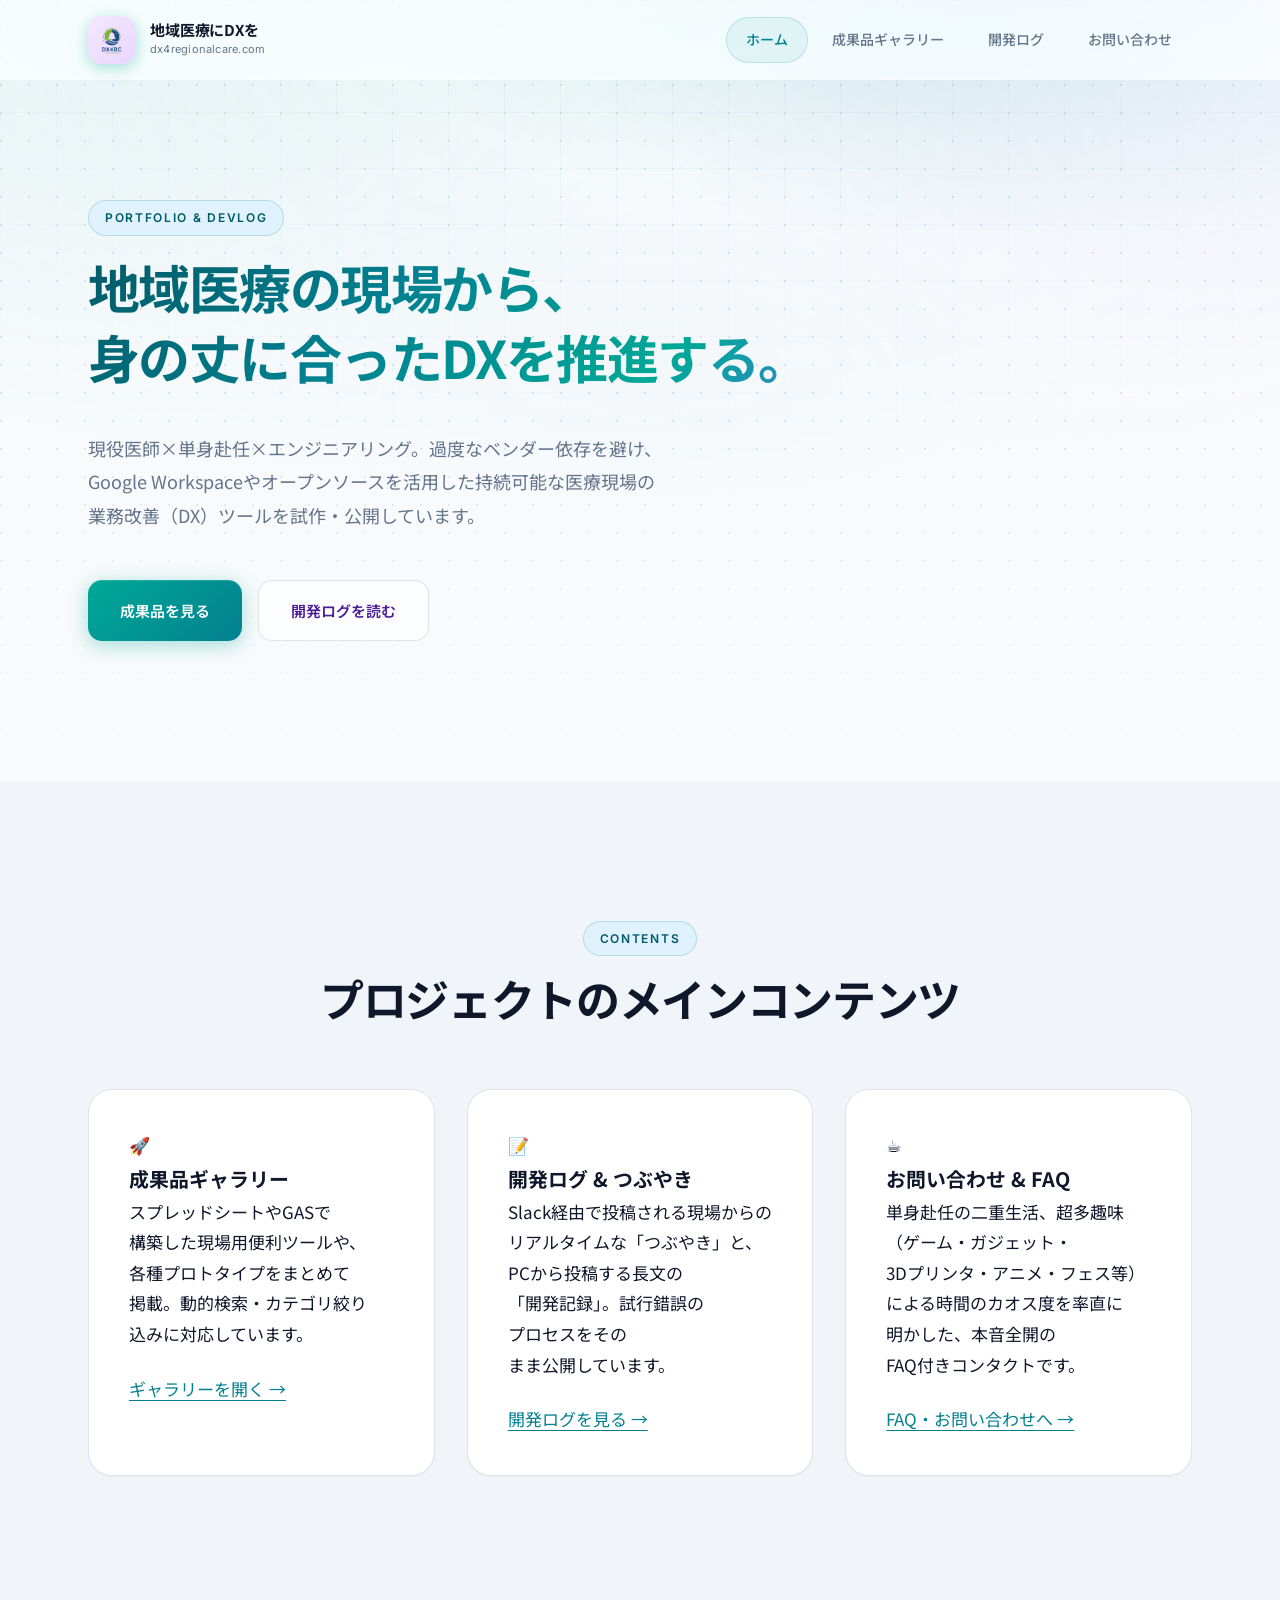
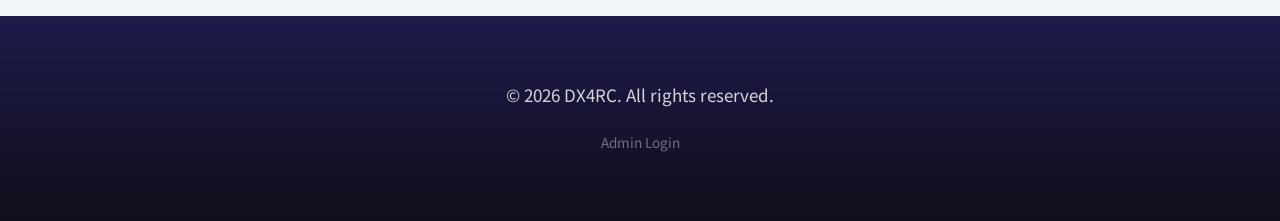
<file: index.html>
<!DOCTYPE html>
<html lang="ja">
<head>
  <!-- Google tag (gtag.js) -->
<script async src="https://www.googletagmanager.com/gtag/js?id=G-EX5CC6JY22"></script>
<script>
  window.dataLayer = window.dataLayer || [];
  function gtag(){dataLayer.push(arguments);}
  gtag('js', new Date());

  gtag('config', 'G-EX5CC6JY22');
</script>
  <meta charset="UTF-8">
  <meta name="viewport" content="width=device-width, initial-scale=1.0">
  <title>DX4RC | 地域医療にDXを</title>
  <link rel="preconnect" href="https://fonts.googleapis.com">
  <link rel="preconnect" href="https://fonts.gstatic.com" crossorigin>
  <link href="https://fonts.googleapis.com/css2?family=Noto+Sans+JP:wght@400;500;600;700&family=Inter:wght@400;500;600&display=swap" rel="stylesheet">
  <link rel="stylesheet" href="style.css">
</head>
<body>

  <!-- ヘッダー -->
  <header class="site-header" id="top">
    <div class="container header-inner">
      <a class="logo" href="index.html">
        <img src="dx4rc_logo.png" alt="DX for Regional Care" class="logo-mark">
        <span class="logo-text">
          <span class="logo-title">地域医療にDXを</span>
          <span class="logo-sub">dx4regionalcare.com</span>
        </span>
      </a>
      <nav class="nav">
        <ul class="nav-list">
          <li><a href="index.html" class="active">ホーム</a></li>
          <li><a href="portfolio.html">成果品ギャラリー</a></li>
          <li><a href="devlog.html">開発ログ</a></li>
          <li><a href="contact.html">お問い合わせ</a></li>
        </ul>
      </nav>
      <button class="nav-toggle" type="button" aria-label="メニューを開く" aria-expanded="false" aria-controls="mobile-nav">
        <span></span><span></span><span></span>
      </button>
    </div>
    <nav class="mobile-nav" id="mobile-nav" aria-label="モバイルナビゲーション" hidden>
      <ul>
        <li><a href="index.html">ホーム</a></li>
        <li><a href="portfolio.html">成果品ギャラリー</a></li>
        <li><a href="devlog.html">開発ログ</a></li>
        <li><a href="contact.html">お問い合わせ</a></li>
      </ul>
    </nav>
  </header>

  <main>
    <!-- メインヒーロー -->
    <section class="hero">
      <div class="container text-center">
        <span class="badge">PORTFOLIO & DEVLOG</span>
        <h1 class="hero-title">地域医療の現場から、<br><span class="hero-title-line">身の丈に合ったDXを推進する。</span></h1>
        <p class="hero-lead">
          現役医師×単身赴任×エンジニアリング。過度なベンダー依存を避け、Google Workspaceやオープンソースを活用した持続可能な医療現場の業務改善（DX）ツールを試作・公開しています。
        </p>
        <div class="hero-actions">
          <a href="portfolio.html" class="btn btn-primary">成果品を見る</a>
          <a href="devlog.html" class="btn btn-outline">開発ログを読む</a>
        </div>
      </div>
    </section>

    <!-- コンテンツ紹介 -->
    <section class="section">
      <div class="container">
        <div class="section-header">
          <span class="section-tag">CONTENTS</span>
          <h2 class="section-title">プロジェクトのメインコンテンツ</h2>
        </div>

        <div class="card-grid three-col">
          <!-- Card 1 -->
          <div class="card card-feature">
            <div class="card-icon">🚀</div>
            <h3>成果品ギャラリー</h3>
            <p>スプレッドシートやGASで構築した現場用便利ツールや、各種プロトタイプをまとめて掲載。動的検索・カテゴリ絞り込みに対応しています。</p>
            <div style="margin-top: 1.5rem;">
              <a href="portfolio.html" class="btn-link">ギャラリーを開く &rarr;</a>
            </div>
          </div>

          <!-- Card 2 -->
          <div class="card card-feature">
            <div class="card-icon">📝</div>
            <h3>開発ログ & つぶやき</h3>
            <p>Slack経由で投稿される現場からのリアルタイムな「つぶやき」と、PCから投稿する長文の「開発記録」。試行錯誤のプロセスをそのまま公開しています。</p>
            <div style="margin-top: 1.5rem;">
              <a href="devlog.html" class="btn-link">開発ログを見る &rarr;</a>
            </div>
          </div>

          <!-- Card 3 -->
          <div class="card card-feature">
            <div class="card-icon">☕</div>
            <h3>お問い合わせ & FAQ</h3>
            <p>単身赴任の二重生活、超多趣味（ゲーム・ガジェット・3Dプリンタ・アニメ・フェス等）による時間のカオス度を率直に明かした、本音全開のFAQ付きコンタクトです。</p>
            <div style="margin-top: 1.5rem;">
              <a href="contact.html" class="btn-link">FAQ・お問い合わせへ &rarr;</a>
            </div>
          </div>
        </div>
      </div>
    </section>
  </main>

  <!-- フッター -->
  <footer class="site-footer">
    <div class="container footer-inner">
      <p>&copy; 2026 DX4RC. All rights reserved.</p>
      <p class="admin-link"><a href="portfolio.html?admin=true">Admin Login</a></p>
    </div>
  </footer>

  <script>
    const toggle = document.querySelector('.nav-toggle');
    const mobileNav = document.getElementById('mobile-nav');
    if (toggle && mobileNav) {
      toggle.addEventListener('click', () => {
        const expanded = toggle.getAttribute('aria-expanded') === 'true';
        toggle.setAttribute('aria-expanded', String(!expanded));
        mobileNav.hidden = expanded;
      });
    }
  </script>
</body>
</html>
</file>
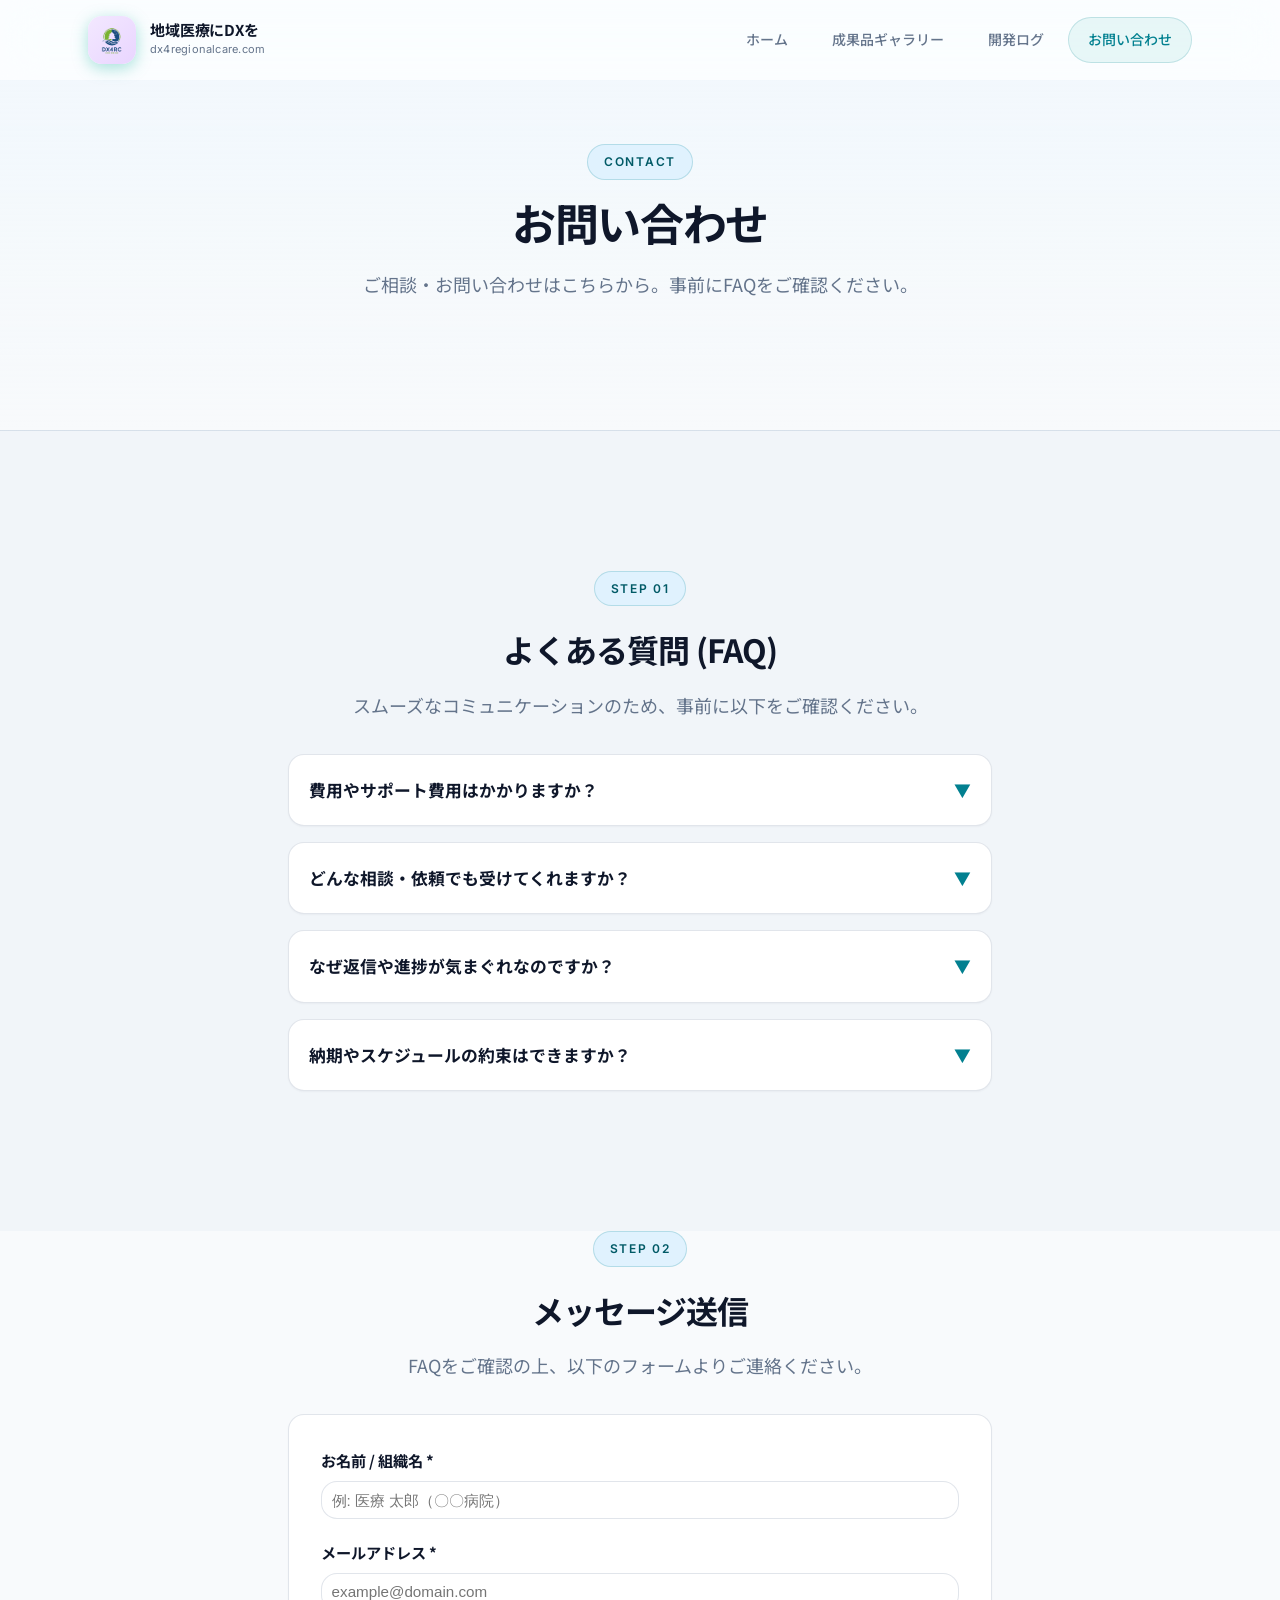
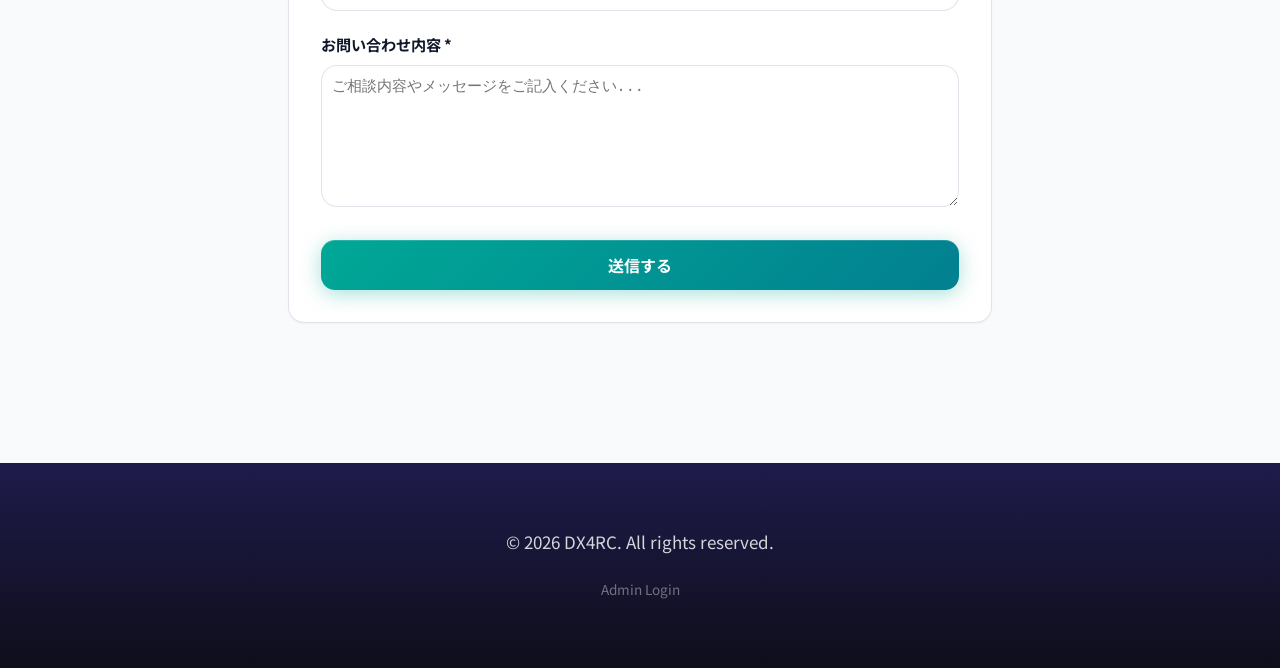
<file: contact.html>
<!DOCTYPE html>
<html lang="ja">
<head>
    <!-- Google tag (gtag.js) -->
<script async src="https://www.googletagmanager.com/gtag/js?id=G-EX5CC6JY22"></script>
<script>
  window.dataLayer = window.dataLayer || [];
  function gtag(){dataLayer.push(arguments);}
  gtag('js', new Date());

  gtag('config', 'G-EX5CC6JY22');
</script>
  <meta charset="UTF-8">
  <meta name="viewport" content="width=device-width, initial-scale=1.0">
  <meta name="description" content="地域医療DXプロジェクトへのお問い合わせ・FAQ">
  <title>お問い合わせ & FAQ | dx4regionalcare.com</title>
  <link rel="preconnect" href="https://fonts.googleapis.com">
  <link rel="preconnect" href="https://fonts.gstatic.com" crossorigin>
  <link href="https://fonts.googleapis.com/css2?family=Noto+Sans+JP:wght@400;500;600;700&family=Inter:wght@400;500;600&display=swap" rel="stylesheet">
  <link rel="stylesheet" href="style.css">
</head>
<body>
  <a class="skip-link" href="#main">本文へスキップ</a>

  <!-- ヘッダー -->
  <header class="site-header" id="top">
    <div class="container header-inner">
      <a class="logo" href="index.html">
        <img src="dx4rc_logo.png" alt="DX for Regional Care" class="logo-mark">
        <span class="logo-text">
          <span class="logo-title">地域医療にDXを</span>
          <span class="logo-sub">dx4regionalcare.com</span>
        </span>
      </a>
      <nav class="nav">
        <ul class="nav-list">
          <li><a href="index.html">ホーム</a></li>
          <li><a href="portfolio.html">成果品ギャラリー</a></li>
          <li><a href="devlog.html">開発ログ</a></li>
          <li><a href="contact.html" class="active">お問い合わせ</a></li>
        </ul>
      </nav>
      <button class="nav-toggle" type="button" aria-label="メニューを開く" aria-expanded="false" aria-controls="mobile-nav">
        <span></span><span></span><span></span>
      </button>
    </div>
    <nav class="mobile-nav" id="mobile-nav" aria-label="モバイルナビゲーション" hidden>
      <ul>
        <li><a href="index.html">ホーム</a></li>
        <li><a href="portfolio.html">成果品ギャラリー</a></li>
        <li><a href="devlog.html">開発ログ</a></li>
        <li><a href="contact.html" class="active">お問い合わせ</a></li>
      </ul>
    </nav>
  </header>

  <main id="main">
    <!-- 下層用ヘッダー -->
    <section class="page-hero">
      <div class="container">
        <div class="section-header">
          <span class="section-tag">CONTACT</span>
          <h2 class="section-title">お問い合わせ</h2>
          <p class="section-desc">ご相談・お問い合わせはこちらから。事前にFAQをご確認ください。</p>
        </div>
      </div>
    </section>

    <!-- STEP 01: FAQ セクション -->
    <section class="section">
      <div class="container" style="max-width: 800px; margin: 0 auto;">
        <div class="section-header" style="margin-bottom: 2rem;">
          <span class="badge">STEP 01</span>
          <h2 class="section-title" style="font-size: 2rem; margin-top: 0.5rem;">よくある質問 (FAQ)</h2>
          <p class="section-desc">スムーズなコミュニケーションのため、事前に以下をご確認ください。</p>
        </div>

        <div class="faq-accordion" style="display: flex; flex-direction: column; gap: 1rem;">
          <details class="card" style="padding: 1.25rem; border-radius: var(--radius); cursor: pointer;">
            <summary style="font-weight: bold; font-size: 1.05rem; outline: none; list-style: none; display: flex; justify-content: space-between; align-items: center;">
              費用やサポート費用はかかりますか？
              <span style="color: var(--color-primary);">&#x25BC;</span>
            </summary>
            <p style="margin-top: 1rem; color: var(--color-text-muted); line-height: 1.7; font-size: 0.95rem;">
              本プロジェクトで試作・公開しているツールやコードは、基本的にオープンソースおよびナレッジ共有として無料公開しています。個別のカスタマイズや導入支援をご希望の場合は別途ご相談ください。
            </p>
          </details>

          <details class="card" style="padding: 1.25rem; border-radius: var(--radius); cursor: pointer;">
            <summary style="font-weight: bold; font-size: 1.05rem; outline: none; list-style: none; display: flex; justify-content: space-between; align-items: center;">
              どんな相談・依頼でも受けてくれますか？
              <span style="color: var(--color-primary);">&#x25BC;</span>
            </summary>
            <p style="margin-top: 1rem; color: var(--color-text-muted); line-height: 1.7; font-size: 0.95rem;">
              現役臨床医としての本業および単身赴任での生活があるため、対応できる時間には限りがあります。「身の丈に合った医療DX」の趣旨に賛同いただける地域医療現場からの業務改善相談を優先しております。
            </p>
          </details>

          <details class="card" style="padding: 1.25rem; border-radius: var(--radius); cursor: pointer;">
            <summary style="font-weight: bold; font-size: 1.05rem; outline: none; list-style: none; display: flex; justify-content: space-between; align-items: center;">
              なぜ返信や進捗が気まぐれなのですか？
              <span style="color: var(--color-primary);">&#x25BC;</span>
            </summary>
            <p style="margin-top: 1rem; color: var(--color-text-muted); line-height: 1.7; font-size: 0.95rem;">
              当方は医師業務・二重生活・エンジニアリングに加え、圧倒的多趣味（ガジェット、3Dプリンタ、ゲーム、アニメ、フェス、料理研究、YouTube・TikTok視聴、飲み歩き等）のカオスなスケジュールの中で開発を行っています。急ぎ案件への即時レスポンスは難しいためご容赦ください。
            </p>
          </details>

          <details class="card" style="padding: 1.25rem; border-radius: var(--radius); cursor: pointer;">
            <summary style="font-weight: bold; font-size: 1.05rem; outline: none; list-style: none; display: flex; justify-content: space-between; align-items: center;">
              納期やスケジュールの約束はできますか？
              <span style="color: var(--color-primary);">&#x25BC;</span>
            </summary>
            <p style="margin-top: 1rem; color: var(--color-text-muted); line-height: 1.7; font-size: 0.95rem;">
              完全な受託開発ベンダーではないため、厳密なスケジュールのコミットは承っておりません。試行錯誤のプロセス自体をプロトタイプとして楽しんでいただける方との連携を想定しています。
            </p>
          </details>
        </div>
      </div>
    </section>

    <!-- STEP 02: お問い合わせフォーム -->
    <section class="section" style="padding-top: 0;">
      <div class="container" style="max-width: 800px; margin: 0 auto;">
        <div class="section-header" style="margin-bottom: 2rem;">
          <span class="badge">STEP 02</span>
          <h2 class="section-title" style="font-size: 2rem; margin-top: 0.5rem;">メッセージ送信</h2>
          <p class="section-desc">FAQをご確認の上、以下のフォームよりご連絡ください。</p>
        </div>

        <div class="card" style="padding: 2rem; border-radius: var(--radius); background: var(--color-surface); border: 1px solid var(--color-border);">
          <form id="contactForm">
            <div style="margin-bottom: 1.25rem;">
              <label for="contactName" style="display:block; font-weight:bold; margin-bottom:0.4rem; font-size:0.95rem;">お名前 / 組織名 *</label>
              <input type="text" id="contactName" required placeholder="例: 医療 太郎（〇〇病院）" style="width:100%; padding:0.6rem; border:1px solid var(--color-border); border-radius:var(--radius); font-size:0.95rem;">
            </div>

            <div style="margin-bottom: 1.25rem;">
              <label for="contactEmail" style="display:block; font-weight:bold; margin-bottom:0.4rem; font-size:0.95rem;">メールアドレス *</label>
              <input type="email" id="contactEmail" required placeholder="example@domain.com" style="width:100%; padding:0.6rem; border:1px solid var(--color-border); border-radius:var(--radius); font-size:0.95rem;">
            </div>

            <div style="margin-bottom: 1.5rem;">
              <label for="contactMessage" style="display:block; font-weight:bold; margin-bottom:0.4rem; font-size:0.95rem;">お問い合わせ内容 *</label>
              <textarea id="contactMessage" rows="5" required placeholder="ご相談内容やメッセージをご記入ください..." style="width:100%; padding:0.6rem; border:1px solid var(--color-border); border-radius:var(--radius); font-size:0.95rem; line-height:1.6;"></textarea>
            </div>

            <button type="submit" id="contactSubmitBtn" class="btn btn-primary" style="width:100%; padding:0.8rem; font-weight:bold; font-size:1rem; cursor:pointer;">送信する</button>
          </form>
        </div>
      </div>
    </section>
  </main>

  <!-- フッター -->
  <footer class="site-footer">
    <div class="container footer-inner">
      <p>&copy; 2026 DX4RC. All rights reserved.</p>
      <p class="admin-link"><a href="portfolio.html?admin=true">Admin Login</a></p>
    </div>
  </footer>

  <script>
    // モバイル用ナビゲーション開閉制御
    const toggle = document.querySelector('.nav-toggle');
    const mobileNav = document.getElementById('mobile-nav');
    if (toggle && mobileNav) {
      toggle.addEventListener('click', () => {
        const expanded = toggle.getAttribute('aria-expanded') === 'true';
        toggle.setAttribute('aria-expanded', String(!expanded));
        mobileNav.hidden = expanded;
      });
    }

    // お問い合わせフォーム送信制御 (GAS連携)
    const GAS_WEBHOOK_URL = 'https://script.google.com/macros/s/AKfycbzqJ725NV-30PS6kh05E_x1MX85nf5nWrvau0JYhSUEFUWHdXXI53ODHN74RmGZWXsr/exec';
    const form = document.getElementById('contactForm');
    
    if (form) {
      form.addEventListener('submit', async (e) => {
        e.preventDefault();
        const btn = document.getElementById('contactSubmitBtn');
        btn.disabled = true;
        btn.innerText = '送信中...';

        const payload = {
          action: 'contact',
          name: document.getElementById('contactName').value.trim(),
          email: document.getElementById('contactEmail').value.trim(),
          message: document.getElementById('contactMessage').value.trim()
        };

        try {
          await fetch(GAS_WEBHOOK_URL, {
            method: 'POST',
            mode: 'no-cors',
            headers: { 'Content-Type': 'application/json' },
            body: JSON.stringify(payload)
          });

          alert('お問い合わせを受け付けました。ご連絡ありがとうございます！');
          form.reset();
        } catch (err) {
          alert('送信に失敗しました。時間をおいて再度お試しください。');
        } finally {
          btn.disabled = false;
          btn.innerText = '送信する';
        }
      });
    }
  </script>
</body>
</html>
</file>
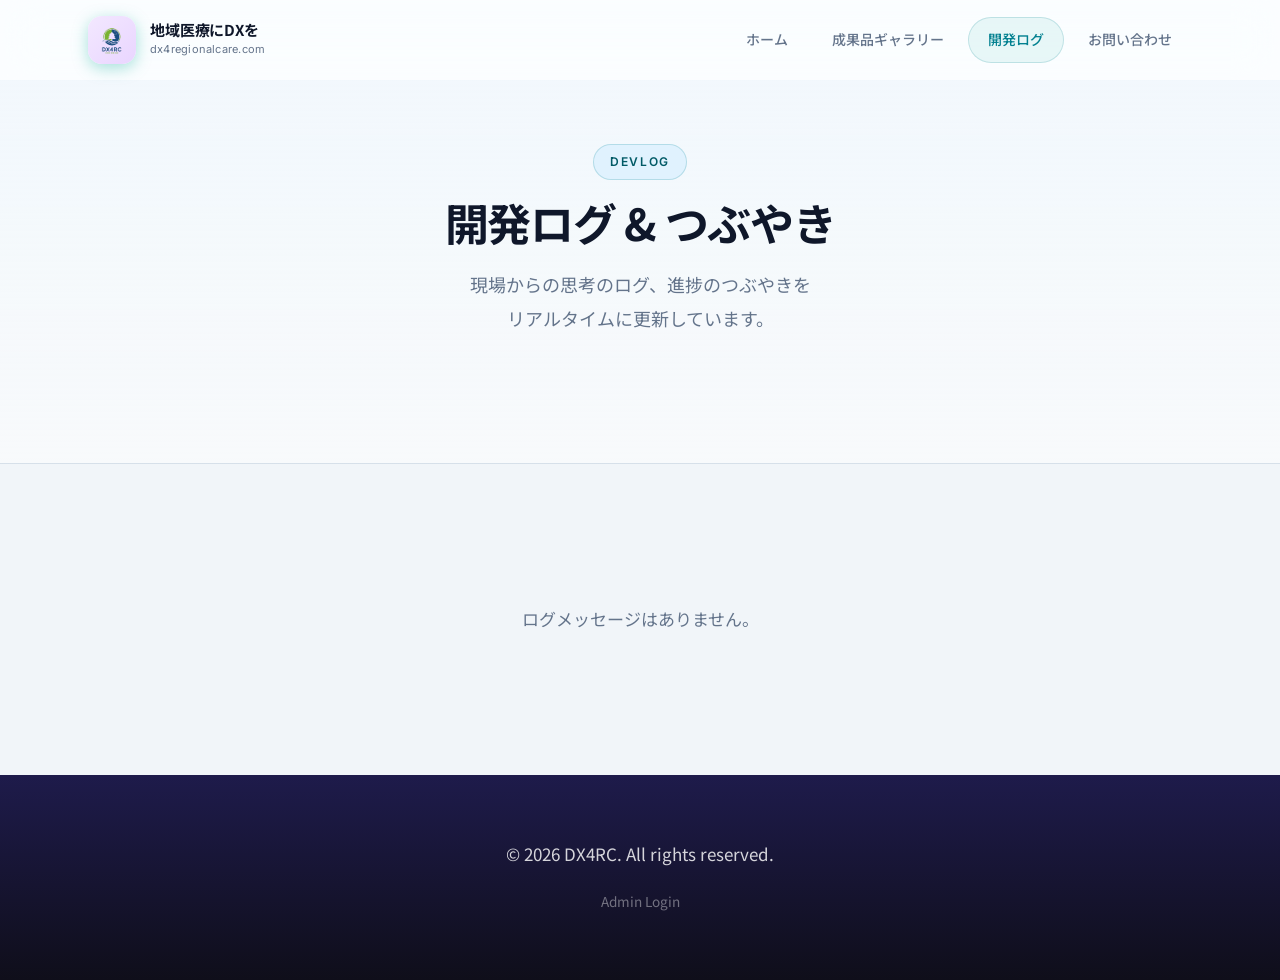
<file: devlog.html>
<!DOCTYPE html>
<html lang="ja">
<head>
  <!-- Google tag (gtag.js) -->
<script async src="https://www.googletagmanager.com/gtag/js?id=G-EX5CC6JY22"></script>
<script>
  window.dataLayer = window.dataLayer || [];
  function gtag(){dataLayer.push(arguments);}
  gtag('js', new Date());

  gtag('config', 'G-EX5CC6JY22');
</script>
  <meta charset="UTF-8">
  <meta name="viewport" content="width=device-width, initial-scale=1.0">
  <meta name="description" content="地域医療DXプロジェクトの開発ログと日々の思考ログ">
  <title>開発ログ & つぶやき | dx4regionalcare.com</title>
  <link rel="preconnect" href="https://fonts.googleapis.com">
  <link rel="preconnect" href="https://fonts.gstatic.com" crossorigin>
  <link href="https://fonts.googleapis.com/css2?family=Noto+Sans+JP:wght@400;500;600;700&family=Inter:wght@400;500;600&display=swap" rel="stylesheet">
  <link rel="stylesheet" href="style.css">
  <script src="devlog.js" defer></script>
</head>
<body>
  <a class="skip-link" href="#main">本文へスキップ</a>

  <header class="site-header" id="top">
    <div class="container header-inner">
      <a class="logo" href="index.html">
        <img src="dx4rc_logo.png" alt="DX for Regional Care" class="logo-mark">
        <span class="logo-text">
          <span class="logo-title">地域医療にDXを</span>
          <span class="logo-sub">dx4regionalcare.com</span>
        </span>
      </a>
      <nav class="nav">
        <ul class="nav-list">
          <li><a href="index.html">ホーム</a></li>
          <li><a href="portfolio.html">成果品ギャラリー</a></li>
          <li><a href="devlog.html" class="active">開発ログ</a></li>
          <li><a href="contact.html">お問い合わせ</a></li>
        </ul>
      </nav>
      <button class="nav-toggle" type="button" aria-label="メニューを開く" aria-expanded="false" aria-controls="mobile-nav">
        <span></span><span></span><span></span>
      </button>
    </div>
    <nav class="mobile-nav" id="mobile-nav" aria-label="モバイルナビゲーション" hidden>
      <ul>
        <li><a href="index.html">ホーム</a></li>
        <li><a href="portfolio.html">成果品ギャラリー</a></li>
        <li><a href="devlog.html">開発ログ</a></li>
        <li><a href="contact.html">お問い合わせ</a></li>
      </ul>
    </nav>
  </header>

  <main id="main">
    <section class="page-hero">
      <div class="container">
        <div class="section-header">
          <span class="section-tag">DevLog</span>
          <h2 class="section-title">開発ログ & つぶやき</h2>
          <p class="section-desc">現場からの思考のログ、進捗のつぶやきをリアルタイムに更新しています。</p>
        </div>
      </div>
    </section>

    <section class="section">
      <div class="container">
        <!-- 管理者モード（?admin=true）投稿フォーム -->
        <section id="devlogAdminForm" style="display: none; margin-bottom: 2.5rem;">
          <div class="card" style="padding: 2rem; border: 2px dashed var(--color-primary);">
            <h3 style="margin-top:0; margin-bottom: 1rem;">📝 開発ログの新規投稿 (管理者用)</h3>
            <form id="devlogPostForm">
              <div style="display: flex; gap: 1rem; margin-bottom: 1rem; flex-wrap: wrap;">
                <div style="flex: 2; min-width: 200px;">
                  <label style="display:block; font-weight:bold; margin-bottom:0.3rem; font-size:0.9rem;">タイトル（長文ログ時）</label>
                  <input type="text" id="dlTitle" class="form-control" placeholder="例: スプレッドシート連携の非同期処理について" style="width:100%; padding:0.5rem;">
                </div>
                <div style="flex: 1; min-width: 150px;">
                  <label style="display:block; font-weight:bold; margin-bottom:0.3rem; font-size:0.9rem;">投稿種別</label>
                  <select id="dlType" class="form-control" style="width:100%; padding:0.5rem;">
                    <option value="macro">📝 開発記録 (長文)</option>
                    <option value="micro">💬 つぶやき (短文)</option>
                  </select>
                </div>
              </div>

              <div style="margin-bottom: 1.5rem;">
                <label style="display:block; font-weight:bold; margin-bottom:0.3rem; font-size:0.9rem;">本文 *</label>
                <textarea id="dlContent" class="form-control" rows="4" required placeholder="思考ログや進捗状況を入力..." style="width:100%; padding:0.5rem;"></textarea>
              </div>

              <button type="submit" id="devlogSubmitBtn" class="btn btn-primary" style="width: 100%;">投稿する</button>
            </form>
          </div>
        </section>

        <!-- 動的ログ描画エリア -->
        <div id="devlogGrid" style="max-width: 800px; margin: 0 auto;">
          <p style="text-align: center; color: var(--color-text-muted);">ログデータを読み込み中...</p>
        </div>
      </div>
    </section>
  </main>

  <footer class="site-footer">
    <div class="container footer-inner">
      <p>&copy; 2026 DX4RC. All rights reserved.</p>
      <p class="admin-link"><a href="devlog.html?admin=true">Admin Login</a></p>
    </div>
  </footer>
</body>
</html>
</file>
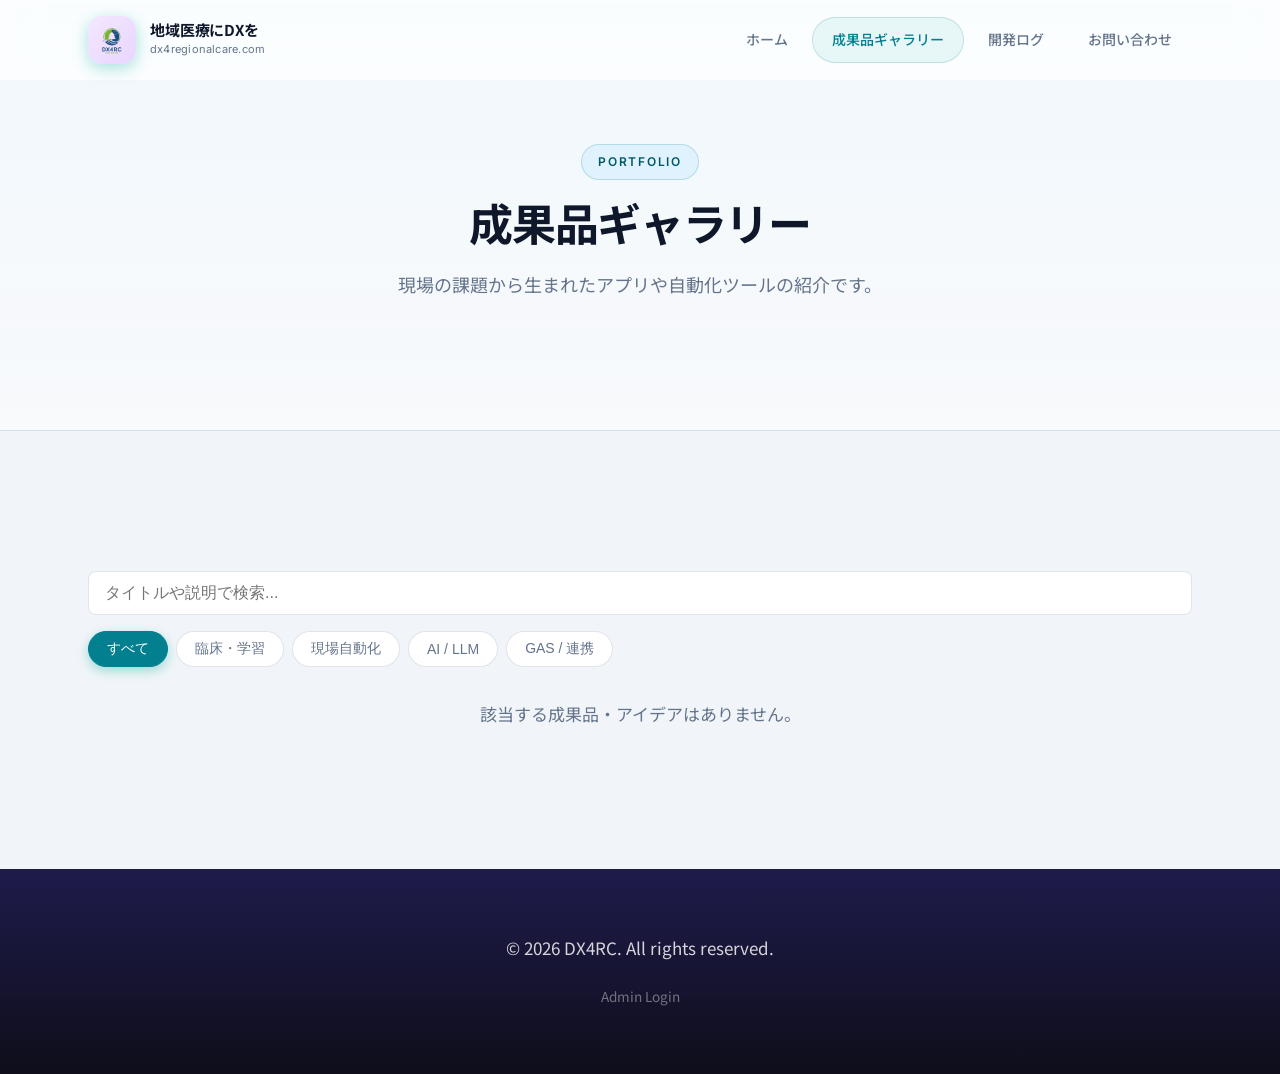
<file: portfolio.html>
<!DOCTYPE html>
<html lang="ja">
<head>
  <!-- Google tag (gtag.js) -->
<script async src="https://www.googletagmanager.com/gtag/js?id=G-EX5CC6JY22"></script>
<script>
  window.dataLayer = window.dataLayer || [];
  function gtag(){dataLayer.push(arguments);}
  gtag('js', new Date());

  gtag('config', 'G-EX5CC6JY22');
</script>
  <meta charset="UTF-8">
  <meta name="viewport" content="width=device-width, initial-scale=1.0">
  <meta name="description" content="地域医療DXプロジェクトの成果品・開発ギャラリー">
  <title>成果品ギャラリー | dx4regionalcare.com</title>
  <link rel="preconnect" href="https://fonts.googleapis.com">
  <link rel="preconnect" href="https://fonts.gstatic.com" crossorigin>
  <link href="https://fonts.googleapis.com/css2?family=Noto+Sans+JP:wght@400;500;600;700&family=Inter:wght@400;500;600&display=swap" rel="stylesheet">
  <link rel="stylesheet" href="style.css">
  <script src="portfolio.js" defer></script>
</head>
<body>
  <a class="skip-link" href="#main">本文へスキップ</a>

  <header class="site-header" id="top">
    <div class="container header-inner">
      <a class="logo" href="index.html">
        <img src="dx4rc_logo.png" alt="DX for Regional Care" class="logo-mark">
        <span class="logo-text">
          <span class="logo-title">地域医療にDXを</span>
          <span class="logo-sub">dx4regionalcare.com</span>
        </span>
      </a>
      <nav class="nav">
        <ul class="nav-list">
          <li><a href="index.html">ホーム</a></li>
          <li><a href="portfolio.html" class="active">成果品ギャラリー</a></li>
          <li><a href="devlog.html">開発ログ</a></li>
          <li><a href="contact.html">お問い合わせ</a></li>
        </ul>
      </nav>
      <button class="nav-toggle" type="button" aria-label="メニューを開く" aria-expanded="false" aria-controls="mobile-nav">
        <span></span><span></span><span></span>
      </button>
    </div>
    <nav class="mobile-nav" id="mobile-nav" aria-label="モバイルナビゲーション" hidden>
      <ul>
        <li><a href="index.html">ホーム</a></li>
        <li><a href="portfolio.html">成果品ギャラリー</a></li>
        <li><a href="devlog.html">開発ログ</a></li>
        <li><a href="contact.html">お問い合わせ</a></li>
      </ul>
    </nav>
  </header>

  <main id="main">
    <!-- 下層用ヘッダー -->
    <section class="page-hero">
      <div class="container">
        <div class="section-header">
          <span class="section-tag">Portfolio</span>
          <h2 class="section-title">成果品ギャラリー</h2>
          <p class="section-desc">現場の課題から生まれたアプリや自動化ツールの紹介です。</p>
        </div>
      </div>
    </section>

    <section class="section">
      <div class="container">
        <!-- 管理者モード（?admin=true）投稿フォーム -->
        <section id="portfolioAdminForm" style="display: none; margin-bottom: 2.5rem;">
          <div class="card" style="padding: 2rem; border: 2px dashed var(--color-primary);">
            <h3 style="margin-top:0; margin-bottom: 1rem;">💡 成果品・アイデアの新規投稿 (管理者用)</h3>
            <form id="portfolioPostForm">
              <div style="display: flex; gap: 1rem; margin-bottom: 1rem; flex-wrap: wrap;">
                <div style="flex: 1; min-width: 150px;">
                  <label style="display:block; font-weight:bold; margin-bottom:0.3rem; font-size:0.9rem;">ID (英数ハイフン)</label>
                  <input type="text" id="pfId" class="form-control" placeholder="例: my-app" style="width:100%; padding:0.5rem;">
                </div>
                <div style="flex: 2; min-width: 200px;">
                  <label style="display:block; font-weight:bold; margin-bottom:0.3rem; font-size:0.9rem;">タイトル *</label>
                  <input type="text" id="pfTitle" class="form-control" required placeholder="例: 診療所向け患者予約管理GAS" style="width:100%; padding:0.5rem;">
                </div>
              </div>

              <div style="display: flex; gap: 1rem; margin-bottom: 1rem; flex-wrap: wrap;">
                <div style="flex: 1; min-width: 150px;">
                  <label style="display:block; font-weight:bold; margin-bottom:0.3rem; font-size:0.9rem;">カテゴリ</label>
                  <input type="text" id="pfCategory" class="form-control" placeholder="例: 現場自動化" style="width:100%; padding:0.5rem;">
                </div>
                <div style="flex: 1; min-width: 120px;">
                  <label style="display:block; font-weight:bold; margin-bottom:0.3rem; font-size:0.9rem;">ステータス</label>
                  <select id="pfStatus" class="form-control" style="width:100%; padding:0.5rem;">
                    <option value="live">LIVE (運用・公開中)</option>
                    <option value="wip">WIP (試作・開発中)</option>
                  </select>
                </div>
              </div>

              <div style="margin-bottom: 1rem;">
                <label style="display:block; font-weight:bold; margin-bottom:0.5rem; font-size:0.9rem;">タグ (複数選択可)</label>
                <div style="display: flex; flex-wrap: wrap; gap: 0.75rem 1.25rem; padding: 0.75rem 1rem; border: 1px solid var(--color-border); border-radius: 6px; background: var(--color-bg);">
                  <label style="font-size:0.88rem; cursor:pointer;"><input type="checkbox" name="pfTag" value="clinical"> clinical (臨床・学習)</label>
                  <label style="font-size:0.88rem; cursor:pointer;"><input type="checkbox" name="pfTag" value="automation"> automation (現場自動化)</label>
                  <label style="font-size:0.88rem; cursor:pointer;"><input type="checkbox" name="pfTag" value="ai"> ai (AI / LLM)</label>
                  <label style="font-size:0.88rem; cursor:pointer;"><input type="checkbox" name="pfTag" value="gas"> gas (GAS / 連携)</label>
                  <label style="font-size:0.88rem; cursor:pointer;"><input type="checkbox" name="pfTag" value="sheets"> sheets</label>
                  <label style="font-size:0.88rem; cursor:pointer;"><input type="checkbox" name="pfTag" value="slack"> slack</label>
                </div>
              </div>

              <div style="margin-bottom: 1rem;">
                <label style="display:block; font-weight:bold; margin-bottom:0.3rem; font-size:0.9rem;">概要・解決する課題</label>
                <textarea id="pfDescription" class="form-control" rows="3" placeholder="課題や開発背景" style="width:100%; padding:0.5rem;"></textarea>
              </div>

              <div style="margin-bottom: 1rem;">
                <label style="display:block; font-weight:bold; margin-bottom:0.3rem; font-size:0.9rem;">自作する際のアドバイス・コツ</label>
                <textarea id="pfAdvice" class="form-control" rows="3" placeholder="実装上の注意点や工夫など" style="width:100%; padding:0.5rem;"></textarea>
              </div>

              <div style="margin-bottom: 1.5rem;">
                <label style="display:block; font-weight:bold; margin-bottom:0.3rem; font-size:0.9rem;">スクリーンショット画像</label>
                <input type="file" id="pfImageFile" accept="image/*" class="form-control" style="width:100%;">
              </div>

              <button type="submit" id="pfSubmitBtn" class="btn btn-primary" style="width: 100%;">アイデアを公開する</button>
            </form>
          </div>
        </section>

        <!-- コントロール（検索・フィルター） -->
        <div class="controls-group" style="margin-bottom: 2rem; display: flex; flex-direction: column; gap: 1rem;">
          <input type="text" id="searchInput" placeholder="タイトルや説明で検索..." class="search-box" style="padding: 0.75rem 1rem; border: 1px solid var(--color-border); border-radius: 8px; font-size: 1rem;">
          <div class="filter-group" id="filterGroup" style="display: flex; flex-wrap: wrap; gap: 0.5rem;">
            <button class="btn-filter active" data-filter="all">すべて</button>
            <button class="btn-filter" data-filter="clinical">臨床・学習</button>
            <button class="btn-filter" data-filter="automation">現場自動化</button>
            <button class="btn-filter" data-filter="ai">AI / LLM</button>
            <button class="btn-filter" data-filter="gas">GAS / 連携</button>
          </div>
        </div>

        <!-- 動的カード描画エリア -->
        <div class="card-grid two-col" id="portfolioGrid">
          <p style="grid-column: 1 / -1; text-align: center; color: var(--color-text-muted);">データを読み込み中...</p>
        </div>
      </div>
    </section>
  </main>

  <footer class="site-footer">
    <div class="container footer-inner">
      <p>&copy; 2026 DX4RC. All rights reserved.</p>
      <p class="admin-link"><a href="portfolio.html?admin=true">Admin Login</a></p>
    </div>
  </footer>
</body>
</html>
</file>
<file: style.css>
/* ========================================
   地域医療にDXを — dx4regionalcare.com
   Design System: Medical Tech · Premium
   ======================================== */

:root {
  /* Medical trust — emerald / mint */
  --color-primary: #028090;
  --color-primary-dark: #015a66;
  --color-primary-light: #00a896;
  --color-primary-glow: rgba(0, 168, 150, 0.35);

  /* DX · cyber accent */
  --color-accent: #6366f1;
  --color-accent-deep: #4c1d95;
  --color-accent-navy: #1e1b4b;
  --color-accent-soft: rgba(99, 102, 241, 0.08);
  --color-accent-glow: rgba(99, 102, 241, 0.25);

  /* Surfaces */
  --color-surface: #ffffff;
  --color-bg: #f8fafc;
  --color-bg-alt: #f1f5f9;
  --color-bg-elevated: rgba(255, 255, 255, 0.72);

  /* Text */
  --color-text: #0f172a;
  --color-text-muted: #64748b;
  --color-border: rgba(148, 163, 184, 0.28);
  --color-border-strong: rgba(2, 128, 144, 0.18);

  /* Semantic */
  --color-warning-bg: rgba(251, 191, 36, 0.1);
  --color-warning-border: #f59e0b;
  --color-success-bg: rgba(0, 168, 150, 0.08);
  --color-success-border: #00a896;

  /* Typography */
  --font-sans: "Noto Sans JP", "Inter", system-ui, sans-serif;
  --font-mono: "Inter", ui-monospace, "SF Mono", monospace;

  /* Elevation */
  --shadow-sm: 0 1px 2px rgba(15, 23, 42, 0.04);
  --shadow-md: 0 8px 30px rgba(2, 128, 144, 0.1), 0 2px 8px rgba(15, 23, 42, 0.04);
  --shadow-lg: 0 20px 60px rgba(2, 128, 144, 0.14), 0 8px 24px rgba(99, 102, 241, 0.08);
  --shadow-card-hover: 0 32px 64px rgba(2, 128, 144, 0.16), 0 12px 32px rgba(99, 102, 241, 0.12);

  /* Layout */
  --radius: 16px;
  --radius-lg: 24px;
  --radius-xl: 32px;
  --header-h: 80px;
  --max-width: 1200px;
  --section-y: clamp(96px, 12vw, 140px);
  --transition: 0.4s cubic-bezier(0.22, 1, 0.36, 1);
  --transition-fast: 0.2s cubic-bezier(0.22, 1, 0.36, 1);
}

/* ---- Reset & Base ---- */

*,
*::before,
*::after {
  box-sizing: border-box;
  margin: 0;
  padding: 0;
}

html {
  scroll-behavior: smooth;
  scroll-padding-top: calc(var(--header-h) + 24px);
}

body {
  font-family: var(--font-sans);
  font-size: 17px;
  line-height: 1.8;
  color: var(--color-text);
  background: var(--color-bg);
  -webkit-font-smoothing: antialiased;
  -moz-osx-font-smoothing: grayscale;
  line-break: strict;
  word-break: normal;
  overflow-wrap: break-word;
  text-wrap: pretty;
  hanging-punctuation: allow-end;
}

p,
li,
blockquote,
.project-status,
.join-disclaimer,
.tools-note,
.section-desc,
.hero-lead {
  text-wrap: pretty;
}

h1,
h2,
h3,
.hero-title,
.section-title,
.project-title,
.devlog-title,
.tool-name {
  word-break: keep-all;
  overflow-wrap: normal;
  line-break: strict;
}

.no-break {
  white-space: nowrap;
}

.hero-title {
  text-wrap: wrap;
}

.hero-title-line {
  display: block;
}

.hero-title-line .no-break {
  display: inline-block;
}

img {
  max-width: 100%;
  display: block;
}

a {
  color: var(--color-primary);
  text-decoration-thickness: 1px;
  text-underline-offset: 4px;
  transition: color var(--transition-fast);
}

a:hover {
  color: var(--color-primary-light);
}

.container {
  width: 100%;
  max-width: var(--max-width);
  margin-inline: auto;
  padding-inline: clamp(24px, 5vw, 48px);
}

.skip-link {
  position: absolute;
  top: -100%;
  left: 16px;
  z-index: 1000;
  padding: 10px 20px;
  background: linear-gradient(135deg, var(--color-primary), var(--color-accent));
  color: #fff;
  border-radius: 0 0 12px 12px;
  text-decoration: none;
  font-weight: 600;
}

.skip-link:focus {
  top: 0;
}

/* ---- Header ---- */

.site-header {
  position: fixed;
  top: 0;
  left: 0;
  right: 0;
  z-index: 100;
  height: var(--header-h);
  background: var(--color-bg-elevated);
  backdrop-filter: blur(20px) saturate(180%);
  -webkit-backdrop-filter: blur(20px) saturate(180%);
  border-bottom: 1px solid transparent;
  transition:
    border-color var(--transition),
    box-shadow var(--transition),
    background var(--transition);
}

.site-header.scrolled {
  background: rgba(248, 250, 252, 0.92);
  border-bottom-color: var(--color-border);
  box-shadow: 0 4px 24px rgba(15, 23, 42, 0.06);
}

.header-inner {
  display: flex;
  align-items: center;
  justify-content: space-between;
  height: var(--header-h);
}

.logo {
  display: flex;
  align-items: center;
  gap: 14px;
  text-decoration: none;
  color: inherit;
}

.logo-mark {
  display: flex;
  align-items: center;
  justify-content: center;
  width: 48px;
  height: 48px;
  background: linear-gradient(135deg, #f3e8ff 0%, #e9d5ff 100%);
  color: #fff;
  font-family: var(--font-mono);
  font-weight: 700;
  font-size: 14px;
  letter-spacing: -0.5px;
  border-radius: 14px;
  box-shadow: 0 4px 16px var(--color-primary-glow);
}

.logo-mark-sm {
  width: 40px;
  height: 40px;
  font-size: 12px;
  border-radius: 12px;
}

.logo-text {
  display: flex;
  flex-direction: column;
}

.logo-title {
  font-weight: 700;
  font-size: 15px;
  line-height: 1.3;
  letter-spacing: -0.01em;
}

.logo-sub {
  font-size: 11px;
  color: var(--color-text-muted);
  font-family: var(--font-mono);
  letter-spacing: 0.02em;
}

.nav-list {
  display: flex;
  gap: 4px;
  list-style: none;
}

.nav-list a {
  display: block;
  padding: 10px 20px;
  font-size: 14px;
  font-weight: 500;
  color: var(--color-text-muted);
  text-decoration: none;
  border-radius: 100px;
  transition:
    background var(--transition-fast),
    color var(--transition-fast),
    box-shadow var(--transition-fast);
}

.nav-list a:hover,
.nav-list a.active {
  background: rgba(0, 168, 150, 0.08);
  color: var(--color-primary);
  box-shadow: inset 0 0 0 1px var(--color-border-strong);
}

.nav-toggle {
  display: none;
  flex-direction: column;
  gap: 6px;
  padding: 10px;
  background: none;
  border: none;
  cursor: pointer;
  border-radius: 10px;
  transition: background var(--transition-fast);
}

.nav-toggle:hover {
  background: rgba(0, 168, 150, 0.06);
}

.nav-toggle span {
  display: block;
  width: 24px;
  height: 2px;
  background: var(--color-text);
  border-radius: 2px;
  transition: transform var(--transition);
}

.mobile-nav {
  position: absolute;
  top: var(--header-h);
  left: 0;
  right: 0;
  background: rgba(248, 250, 252, 0.96);
  backdrop-filter: blur(20px);
  -webkit-backdrop-filter: blur(20px);
  border-bottom: 1px solid var(--color-border);
  box-shadow: var(--shadow-md);
  padding: 20px clamp(24px, 5vw, 48px) 28px;
}

.mobile-nav ul {
  list-style: none;
}

.mobile-nav a {
  display: block;
  padding: 16px 0;
  font-weight: 500;
  font-size: 16px;
  color: var(--color-text);
  text-decoration: none;
  border-bottom: 1px solid var(--color-border);
  transition: color var(--transition-fast);
}

.mobile-nav a:hover {
  color: var(--color-primary-light);
}

.mobile-nav li:last-child a {
  border-bottom: none;
}

/* ---- Hero ---- */

.hero {
  position: relative;
  isolation: isolate;
  overflow: hidden;
  padding-top: calc(var(--header-h) + clamp(64px, 10vw, 120px));
  padding-bottom: clamp(80px, 12vw, 140px);
  background: var(--color-bg);
}

.hero::before {
  content: "";
  position: absolute;
  inset: 0;
  z-index: -2;
  background-image: radial-gradient(circle at 1px 1px, rgba(2, 128, 144, 0.14) 1px, transparent 0);
  background-size: 28px 28px;
  mask-image: linear-gradient(to bottom, black 0%, black 55%, transparent 100%);
  -webkit-mask-image: linear-gradient(to bottom, black 0%, black 55%, transparent 100%);
}

.hero::after {
  content: "";
  position: absolute;
  inset: 0;
  z-index: -1;
  background:
    linear-gradient(90deg, rgba(99, 102, 241, 0.04) 1px, transparent 1px),
    linear-gradient(rgba(99, 102, 241, 0.04) 1px, transparent 1px),
    linear-gradient(135deg, rgba(0, 168, 150, 0.12) 0%, transparent 42%),
    linear-gradient(225deg, rgba(99, 102, 241, 0.1) 0%, transparent 38%),
    radial-gradient(ellipse 90% 70% at 80% -10%, rgba(0, 168, 150, 0.18), transparent 60%),
    radial-gradient(ellipse 70% 60% at -5% 90%, rgba(99, 102, 241, 0.12), transparent 55%),
    radial-gradient(ellipse 50% 40% at 50% 50%, rgba(2, 128, 144, 0.05), transparent 70%);
  background-size: 56px 56px, 56px 56px, 100% 100%, 100% 100%, 100% 100%, 100% 100%, 100% 100%;
  mask-image: radial-gradient(ellipse 100% 80% at 50% 0%, black 20%, transparent 85%);
  -webkit-mask-image: radial-gradient(ellipse 100% 80% at 50% 0%, black 20%, transparent 85%);
  pointer-events: none;
}

.hero-grid {
  display: grid;
  grid-template-columns: 1fr minmax(300px, 380px);
  gap: clamp(48px, 8vw, 80px);
  align-items: center;
}

.hero-badge {
  display: inline-flex;
  align-items: center;
  gap: 8px;
  padding: 8px 18px;
  margin-bottom: clamp(24px, 4vw, 36px);
  font-size: 13px;
  font-weight: 600;
  letter-spacing: 0.02em;
  color: var(--color-primary);
  background: linear-gradient(135deg, rgba(0, 168, 150, 0.1), rgba(99, 102, 241, 0.08));
  border: 1px solid var(--color-border-strong);
  border-radius: 100px;
  box-shadow: 0 2px 12px rgba(0, 168, 150, 0.08);
}

.hero-badge::before {
  content: "";
  width: 7px;
  height: 7px;
  border-radius: 50%;
  background: var(--color-primary-light);
  box-shadow: 0 0 10px var(--color-primary-glow);
  animation: pulse-dot 2.4s ease-in-out infinite;
}

.hero-title {
  font-size: clamp(2rem, 5vw, 3.25rem);
  font-weight: 700;
  line-height: 1.35;
  letter-spacing: -0.03em;
  margin-bottom: clamp(28px, 4vw, 40px);
  background: linear-gradient(
    135deg,
    var(--color-primary-dark) 0%,
    var(--color-primary) 28%,
    var(--color-primary-light) 55%,
    var(--color-accent) 85%,
    var(--color-accent-deep) 100%
  );
  -webkit-background-clip: text;
  background-clip: text;
  -webkit-text-fill-color: transparent;
  color: transparent;
}

@supports (word-break: auto-phrase) {
  body,
  p,
  li,
  .hero-lead,
  .section-desc,
  .card-feature p,
  .tool-card p,
  .project-body p {
    word-break: auto-phrase;
  }
}

.hero-lead {
  font-size: clamp(16px, 2vw, 18px);
  color: var(--color-text-muted);
  margin-bottom: clamp(36px, 5vw, 48px);
  max-width: 580px;
  line-height: 1.85;
}

.hero-actions {
  display: flex;
  flex-wrap: wrap;
  gap: 16px;
}

.btn {
  display: inline-flex;
  align-items: center;
  justify-content: center;
  padding: 16px 32px;
  font-size: 15px;
  font-weight: 600;
  font-family: inherit;
  border-radius: 14px;
  text-decoration: none;
  transition:
    background var(--transition),
    color var(--transition),
    box-shadow var(--transition),
    transform var(--transition-fast),
    border-color var(--transition);
}

.btn:active {
  transform: scale(0.97);
}

.btn-primary {
  background: linear-gradient(135deg, var(--color-primary-light), var(--color-primary));
  color: #fff;
  border: none;
  box-shadow:
    0 4px 20px var(--color-primary-glow),
    inset 0 1px 0 rgba(255, 255, 255, 0.15);
}

.btn-primary:hover {
  background: linear-gradient(135deg, var(--color-primary), var(--color-primary-dark));
  color: #fff;
  box-shadow:
    0 8px 32px var(--color-primary-glow),
    inset 0 1px 0 rgba(255, 255, 255, 0.15);
  transform: translateY(-2px);
}

.btn-outline {
  background: rgba(255, 255, 255, 0.6);
  color: var(--color-accent-deep);
  border: 1.5px solid var(--color-border);
  backdrop-filter: blur(8px);
}

.btn-outline:hover {
  border-color: var(--color-accent);
  background: var(--color-accent-soft);
  color: var(--color-accent-deep);
  box-shadow: 0 4px 20px var(--color-accent-glow);
  transform: translateY(-2px);
}

/* ---- Sections & Subpage Headers ---- */

.section {
  padding: var(--section-y) 0;
}

.section:nth-child(even) {
  background: var(--color-bg-alt);
}

/* 下層ページ用ヒーローヘッダー (色味の一貫性を保持) */
.page-hero {
  position: relative;
  padding-top: calc(var(--header-h) + clamp(40px, 6vw, 64px));
  padding-bottom: clamp(40px, 6vw, 64px);
  background: linear-gradient(180deg, rgba(224, 242, 254, 0.3) 0%, rgba(248, 250, 252, 0) 100%);
  border-bottom: 1px solid var(--color-border);
}

.section-header {
  text-align: center;
  margin-bottom: clamp(40px, 6vw, 64px);
}

.section-tag,
.badge {
  display: inline-block;
  font-family: var(--font-mono);
  font-size: 12px;
  font-weight: 600;
  letter-spacing: 0.14em;
  text-transform: uppercase;
  margin-bottom: 16px;
  padding: 6px 16px;
  border-radius: 100px;
  color: var(--color-primary-dark);
  background: #e0f2fe;
  border: 1px solid rgba(2, 128, 144, 0.2);
}

.section-title {
  font-size: clamp(1.75rem, 4vw, 2.75rem);
  font-weight: 700;
  letter-spacing: -0.03em;
  margin-bottom: 20px;
  line-height: 1.2;
}

.section-desc {
  font-size: clamp(16px, 2vw, 18px);
  color: var(--color-text-muted);
  max-width: 600px;
  margin-inline: auto;
  line-height: 1.85;
}

/* ---- Cards ---- */

.card-grid {
  display: grid;
  gap: clamp(24px, 4vw, 32px);
}

.three-col {
  grid-template-columns: repeat(3, 1fr);
}

.two-col {
  grid-template-columns: repeat(2, 1fr);
}

.card {
  position: relative;
  background: var(--color-surface);
  border: 1px solid var(--color-border);
  border-radius: var(--radius-lg);
  padding: clamp(32px, 4vw, 40px);
  box-shadow: var(--shadow-sm);
  transition:
    box-shadow var(--transition),
    transform var(--transition),
    border-color var(--transition);
}

.card:hover {
  box-shadow: var(--shadow-card-hover);
  transform: translateY(-8px);
  border-color: var(--color-border-strong);
}

/* ---- Filter Controls ---- */

.btn-filter {
  padding: 8px 18px;
  font-size: 14px;
  font-weight: 500;
  border-radius: 100px;
  border: 1px solid var(--color-border);
  background: var(--color-surface);
  color: var(--color-text-muted);
  cursor: pointer;
  transition: all var(--transition-fast);
}

.btn-filter:hover,
.btn-filter.active {
  background: var(--color-primary);
  color: #fff;
  border-color: var(--color-primary);
  box-shadow: 0 4px 12px var(--color-primary-glow);
}

/* ---- Animations ---- */

@keyframes pulse-dot {
  0%, 100% {
    opacity: 1;
    transform: scale(1);
    box-shadow: 0 0 0 0 rgba(0, 168, 150, 0.45);
  }
  50% {
    opacity: 0.75;
    transform: scale(1.15);
    box-shadow: 0 0 0 8px rgba(0, 168, 150, 0);
  }
}

/* ---- Footer ---- */

.site-footer {
  padding: clamp(48px, 6vw, 64px) 0;
  background: linear-gradient(180deg, var(--color-accent-navy) 0%, #0f0e1a 100%);
  color: rgba(255, 255, 255, 0.82);
  position: relative;
  overflow: hidden;
}

.footer-inner {
  position: relative;
  z-index: 1;
  display: flex;
  flex-direction: column;
  gap: 16px;
  align-items: center;
  text-align: center;
}

.admin-link a {
  font-size: 0.85rem;
  color: rgba(255, 255, 255, 0.4);
  text-decoration: none;
  transition: color var(--transition-fast);
}

.admin-link a:hover {
  color: rgba(255, 255, 255, 0.8);
  text-decoration: underline;
}

/* ---- Responsive ---- */

@media (max-width: 960px) {
  .hero-grid {
    grid-template-columns: 1fr;
  }
  .three-col,
  .two-col {
    grid-template-columns: 1fr;
  }
}

@media (max-width: 768px) {
  .nav {
    display: none;
  }
  .nav-toggle {
    display: flex;
  }
}
</file>
